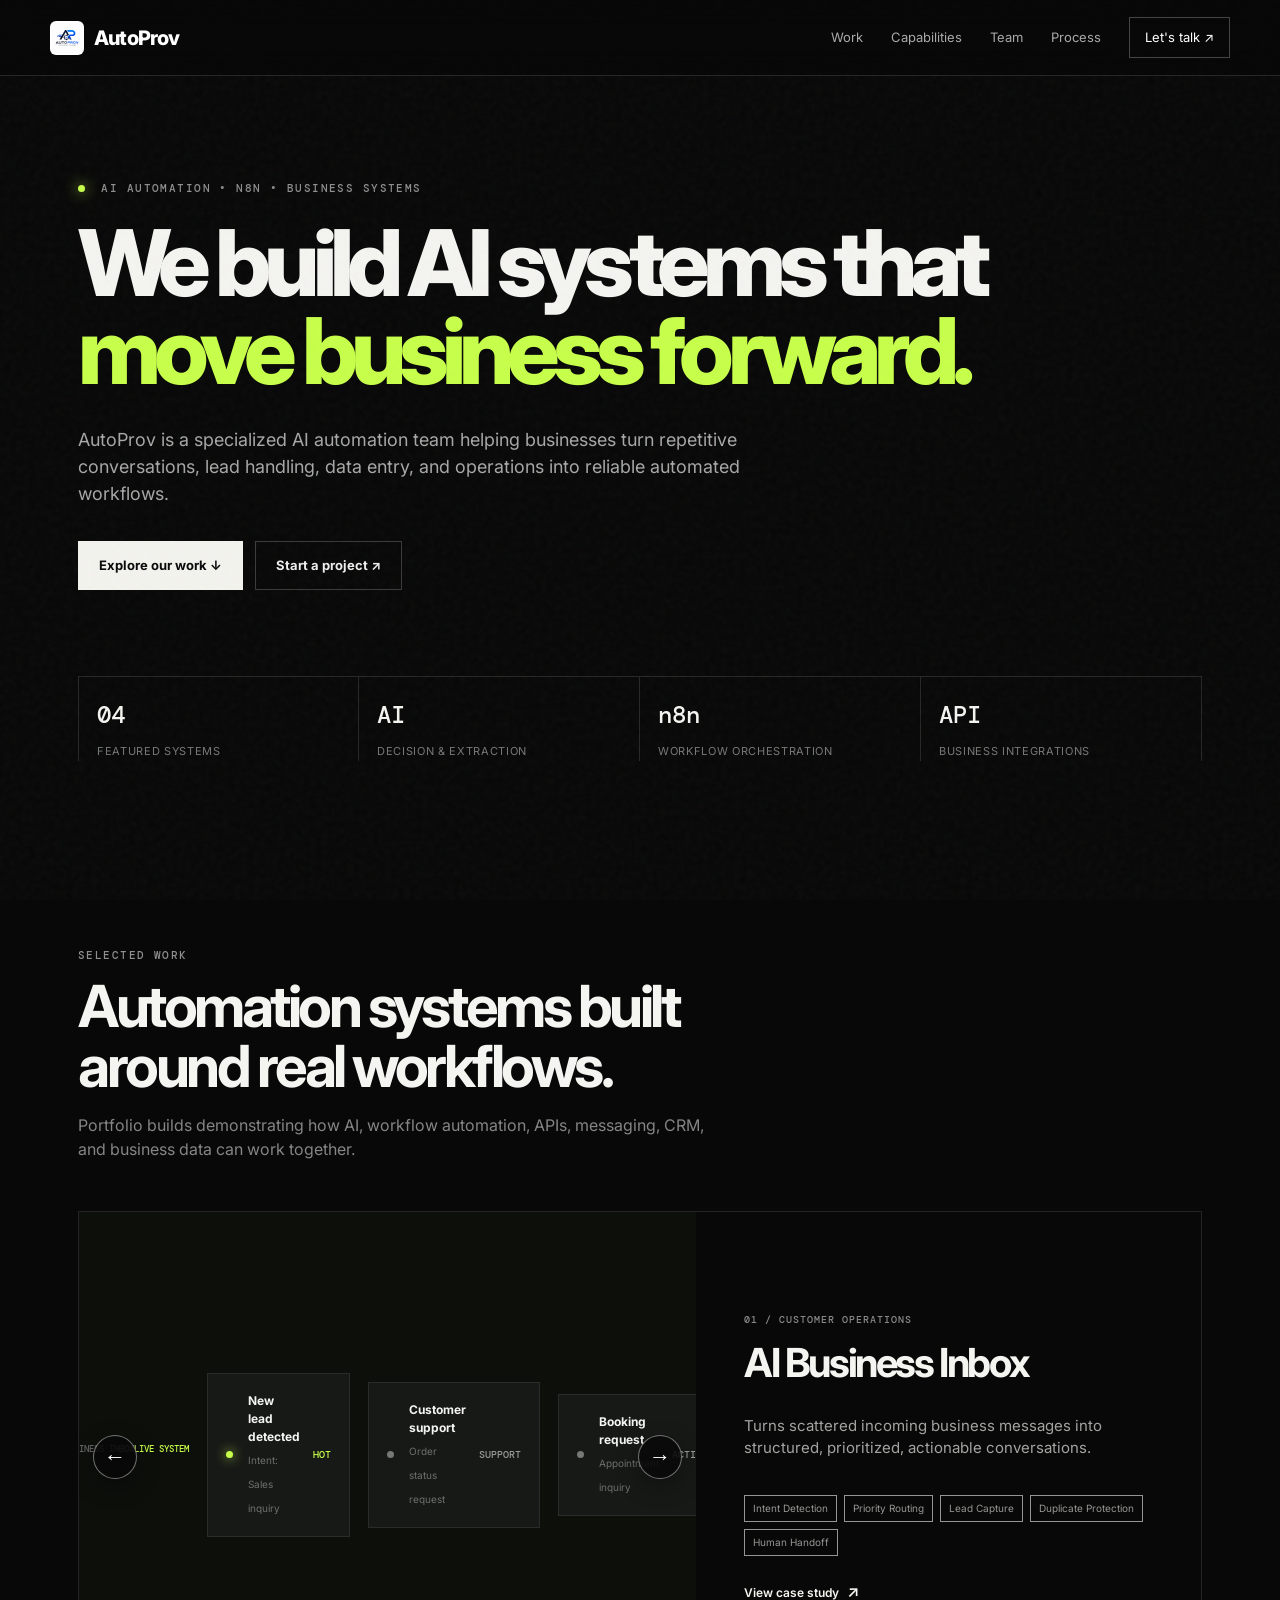
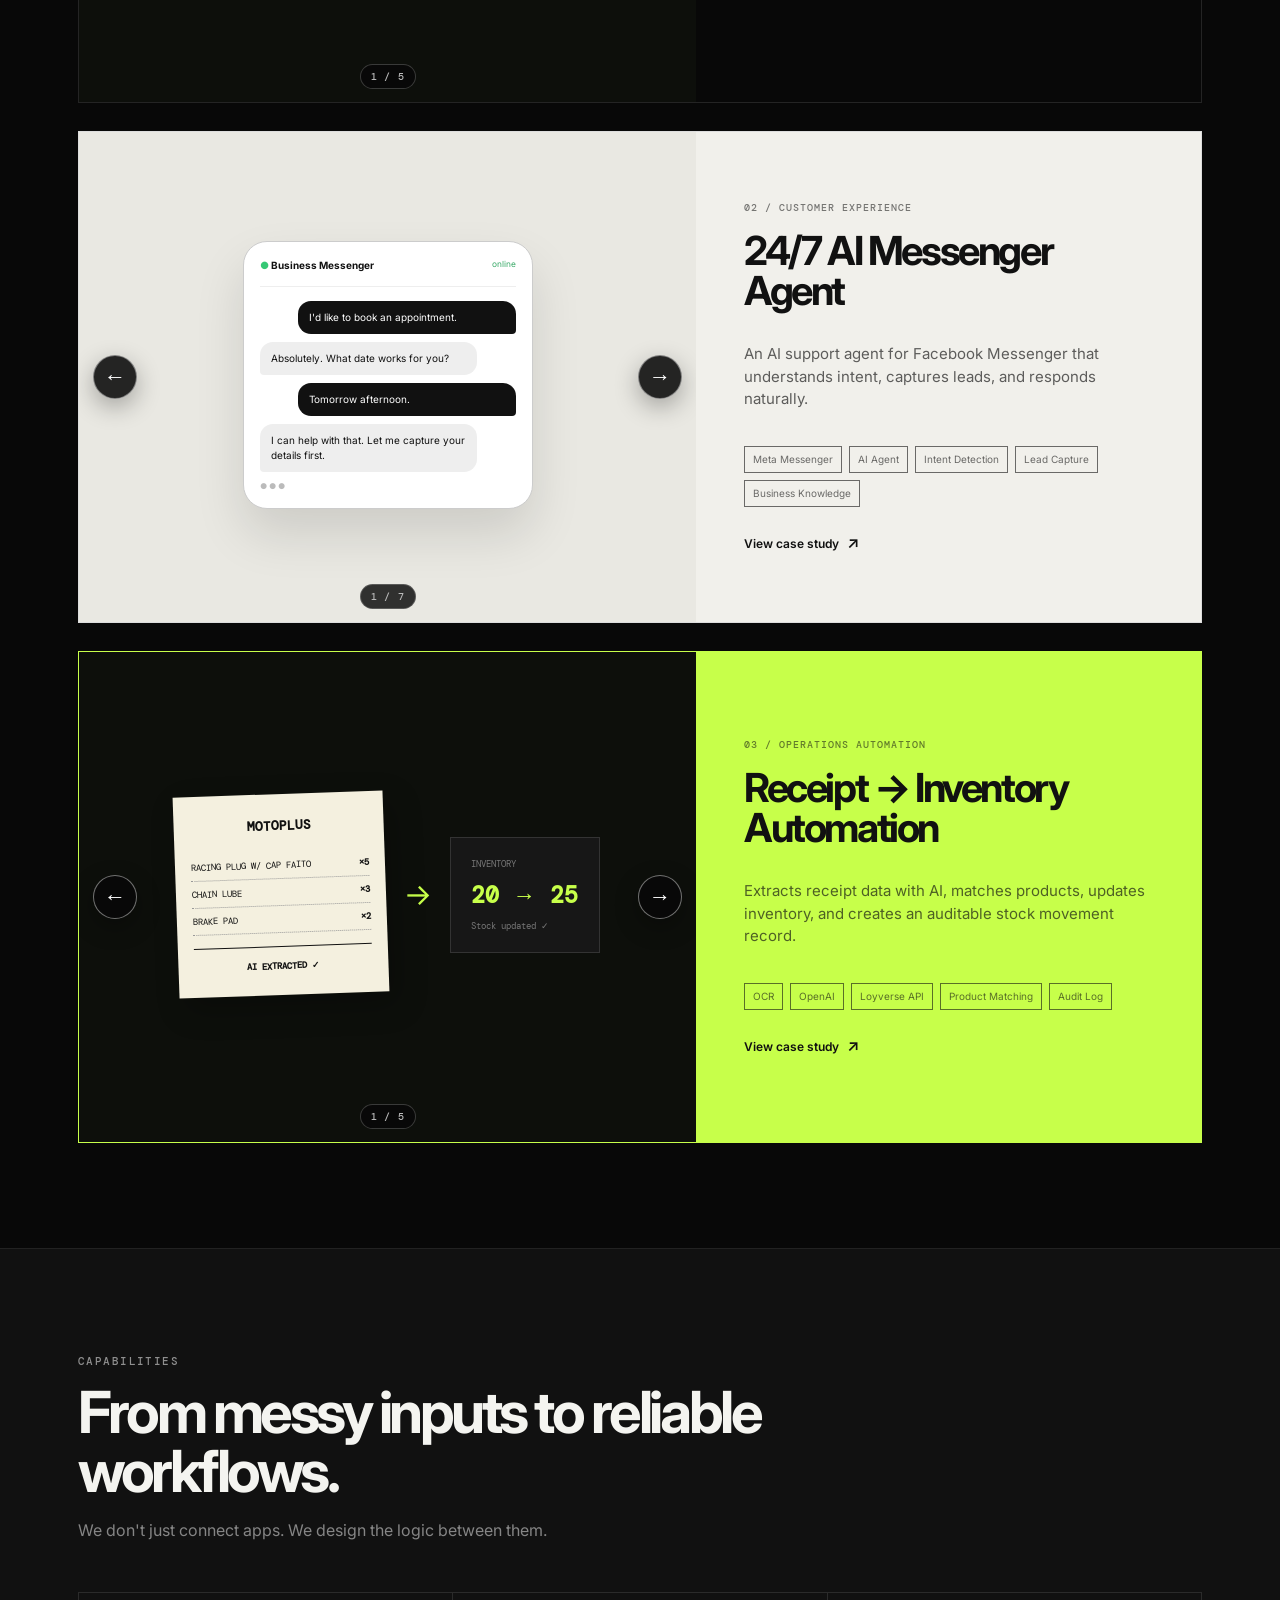
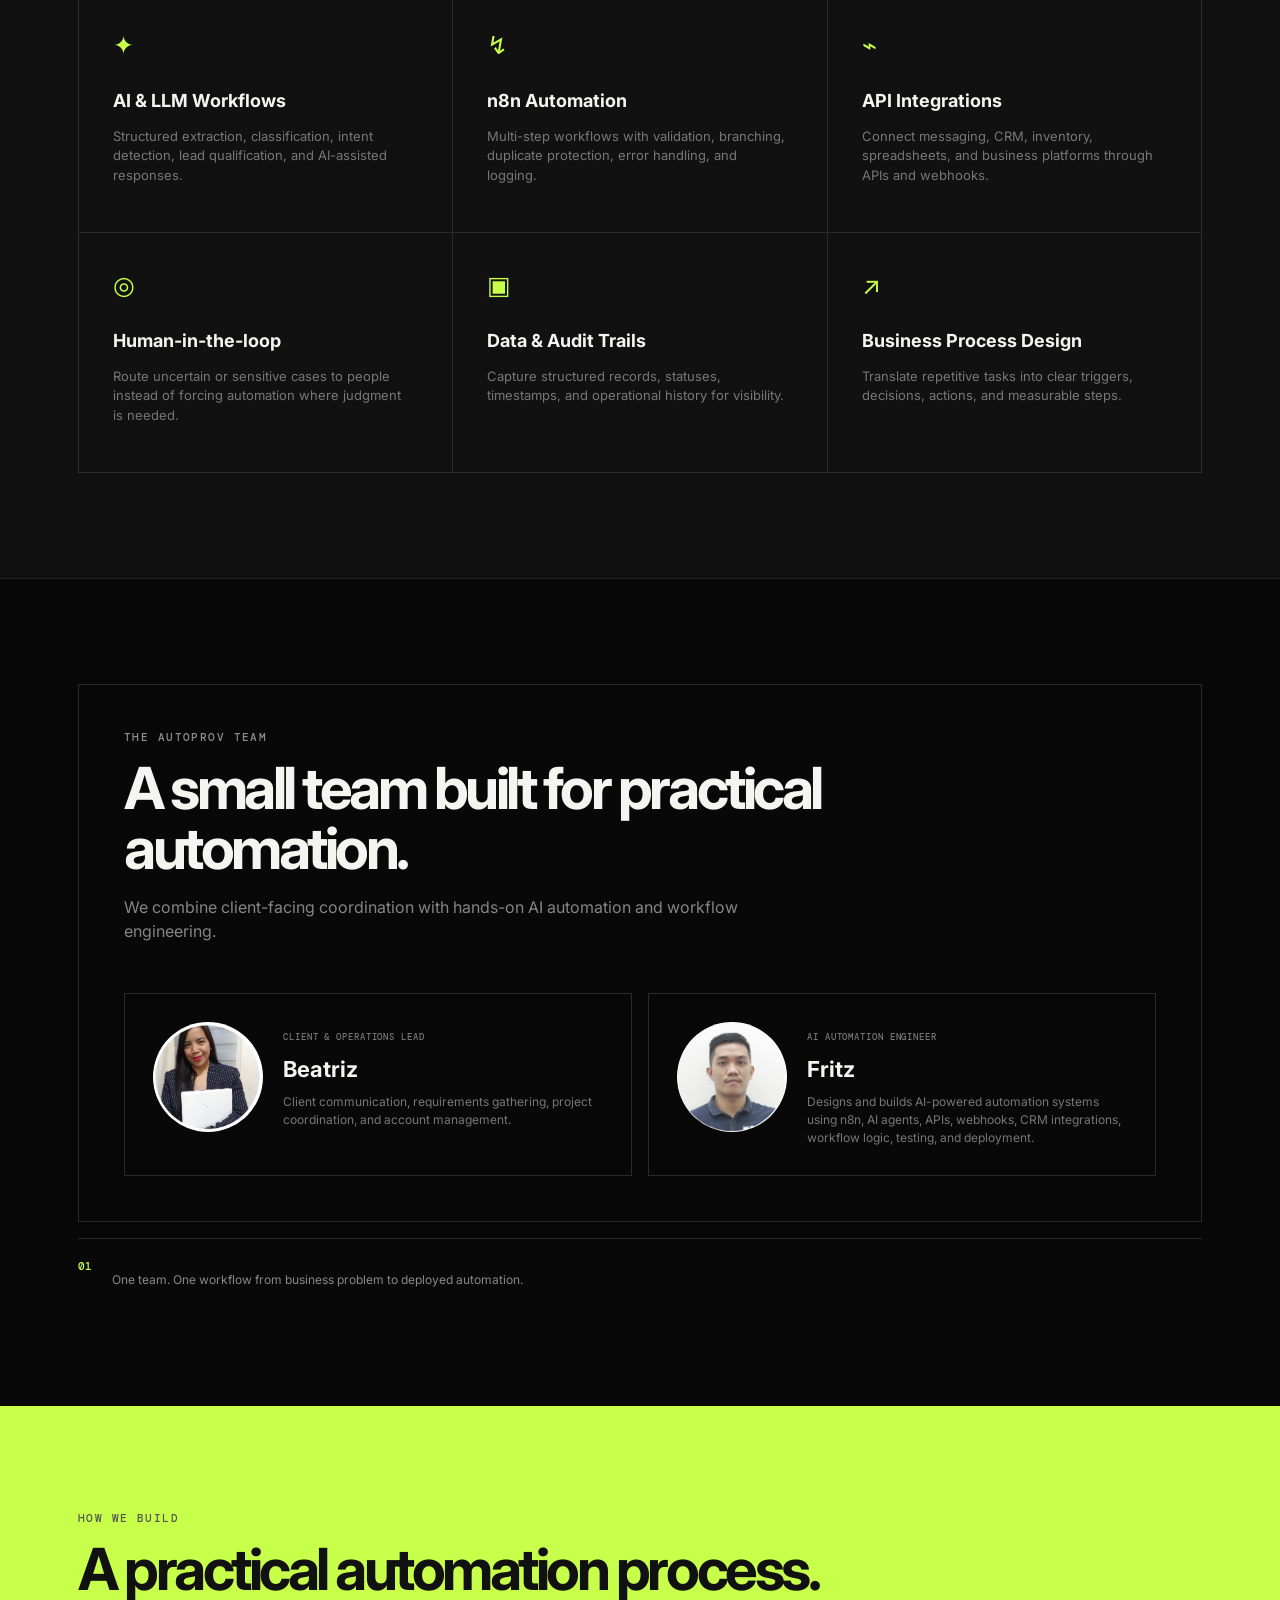
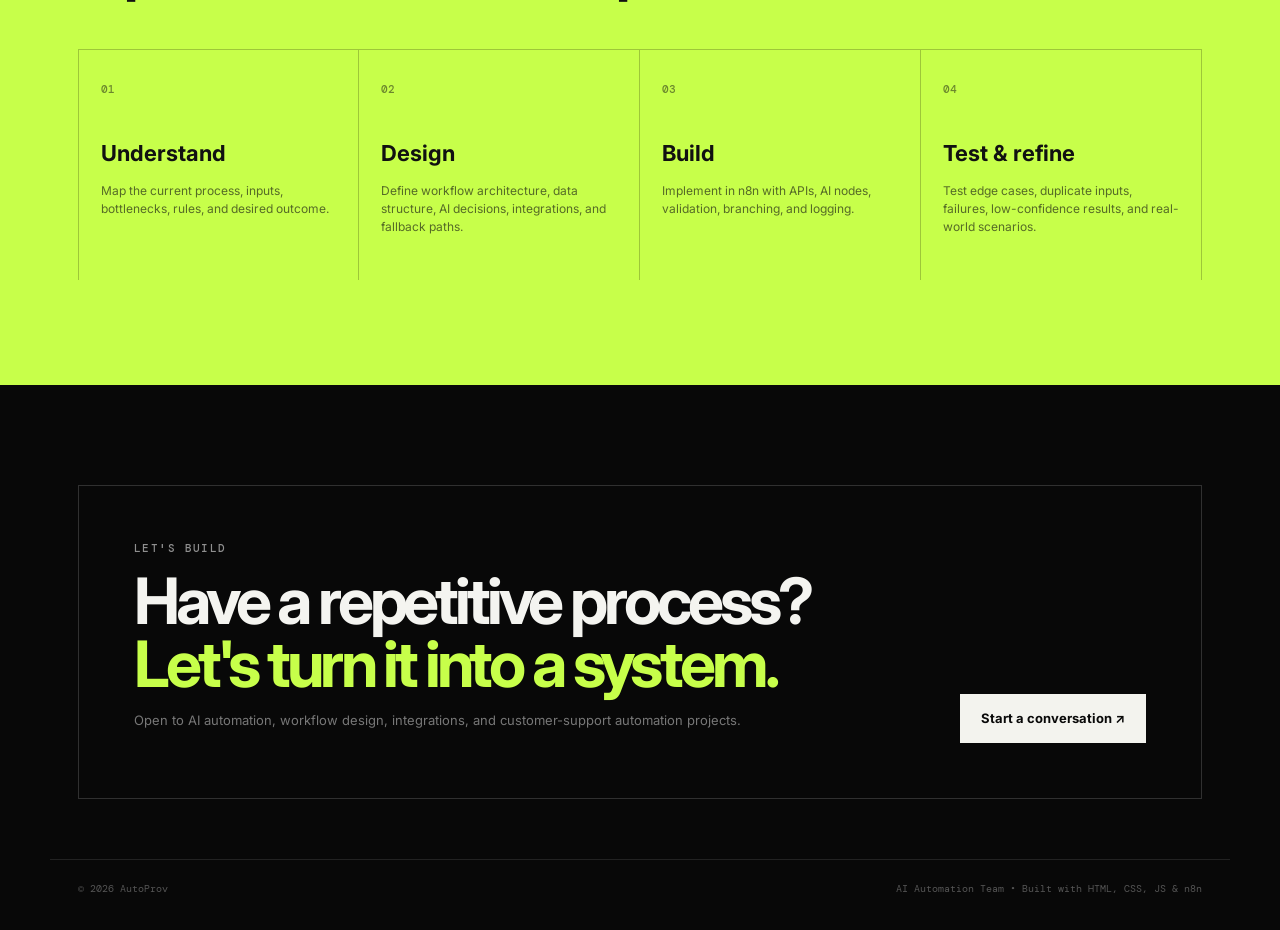
<file: index.html>
<!DOCTYPE html>
<html lang="en">
<head>
  <meta charset="UTF-8">
  <meta name="viewport" content="width=device-width, initial-scale=1.0">
  <meta name="description" content="AutoProv — AI automation team building customer support, lead management, CRM and business process automation systems.">
  <meta name="theme-color" content="#0a0a0a">
  <title>AutoProv — AI Automation Team</title>
  <link rel="preconnect" href="https://fonts.googleapis.com">
  <link rel="preconnect" href="https://fonts.gstatic.com" crossorigin>
  <link href="https://fonts.googleapis.com/css2?family=DM+Mono:wght@400;500&family=Inter:wght@400;500;600;700;800&display=swap" rel="stylesheet">
  <link rel="stylesheet" href="style.css">
</head>
<body>
  <div class="noise"></div>
  <header class="nav">
    <a class="brand" href="#top"><img src="autoprov-logo.png" alt="AutoProv logo"><span>AutoProv</span></a>
    <nav>
      <a href="#work">Work</a>
      <a href="#services">Capabilities</a>
      <a href="#team">Team</a>
      <a href="#process">Process</a>
      <a class="nav-cta" href="#contact">Let's talk ↗</a>
    </nav>
    <button class="menu" aria-label="Open menu">☰</button>
  </header>

  <main id="top">
    <section class="hero container">
      <div class="eyebrow"><span class="pulse"></span> AI AUTOMATION • N8N • BUSINESS SYSTEMS</div>
      <h1>We build AI systems that<br><em>move business forward.</em></h1>
      <p class="hero-copy">AutoProv is a specialized AI automation team helping businesses turn repetitive conversations, lead handling, data entry, and operations into reliable automated workflows.</p>
      <div class="hero-actions">
        <a class="btn btn-primary" href="#work">Explore our work ↓</a>
        <a class="btn btn-ghost" href="#contact">Start a project ↗</a>
      </div>
      <div class="hero-grid">
        <div><strong>04</strong><span>Featured systems</span></div>
        <div><strong>AI</strong><span>Decision & extraction</span></div>
        <div><strong>n8n</strong><span>Workflow orchestration</span></div>
        <div><strong>API</strong><span>Business integrations</span></div>
      </div>
    </section>

    <section id="work" class="section container">
      <div class="section-head">
        <div class="eyebrow">SELECTED WORK</div>
        <h2>Automation systems built around real workflows.</h2>
        <p>Portfolio builds demonstrating how AI, workflow automation, APIs, messaging, CRM, and business data can work together.</p>
      </div>

      <div class="work-list">
        <article class="project project-dark">
          <div class="project-visual inbox-visual portfolio-carousel" data-carousel>
            <div class="carousel-viewport">
              <div class="carousel-slide is-active">
                <div class="visual-top"><span>AI BUSINESS INBOX</span><span class="status">LIVE SYSTEM</span></div>
                <div class="inbox-card hot"><span class="dot"></span><div><b>New lead detected</b><small>Intent: Sales inquiry</small></div><strong>HOT</strong></div>
                <div class="inbox-card"><span class="dot"></span><div><b>Customer support</b><small>Order status request</small></div><strong>SUPPORT</strong></div>
                <div class="inbox-card"><span class="dot"></span><div><b>Booking request</b><small>Appointment inquiry</small></div><strong>ACTION</strong></div>
              </div>

              <div class="carousel-slide">
                <img src="ai-business-inbox-workflow.png" alt="Actual AI Business Inbox n8n workflow overview" loading="lazy">
              </div>

              <div class="carousel-slide">
                <img src="ai-business-inbox-duplicate-protection.png" alt="Actual Duplicate Message Check configuration in n8n" loading="lazy">
              </div>

              <div class="carousel-slide">
                <img src="ai-business-inbox-ai-agent.png" alt="Actual AutoProv AI Support Agent and Lead Capture workflow" loading="lazy">
              </div>

              <div class="carousel-slide">
                <img src="ai-business-inbox-messenger-result.png" alt="Actual Messenger customer support response" loading="lazy">
              </div>
            </div>

            <button class="carousel-arrow carousel-prev" type="button" aria-label="Previous project image">←</button>
            <button class="carousel-arrow carousel-next" type="button" aria-label="Next project image">→</button>
            <div class="carousel-counter" aria-live="polite">1 / 5</div>
          </div>
          <div class="project-info">
            <span class="tag">01 / CUSTOMER OPERATIONS</span>
            <h3>AI Business Inbox</h3>
            <p>Turns scattered incoming business messages into structured, prioritized, actionable conversations.</p>
            <div class="chips"><span>Intent Detection</span><span>Priority Routing</span><span>Lead Capture</span><span>Duplicate Protection</span><span>Human Handoff</span></div>
            <button class="case-btn" data-modal="inbox">View case study <span>↗</span></button>
          </div>
        </article>

        <article class="project project-light">
          <div class="project-visual messenger-visual portfolio-carousel" data-carousel>
            <div class="carousel-viewport">
              <div class="carousel-slide is-active">
                <div class="phone">
                  <div class="phone-head"><span>●</span> Business Messenger <small>online</small></div>
                  <div class="bubble user">I'd like to book an appointment.</div>
                  <div class="bubble ai">Absolutely. What date works for you?</div>
                  <div class="bubble user">Tomorrow afternoon.</div>
                  <div class="bubble ai">I can help with that. Let me capture your details first.</div>
                  <div class="typing">● ● ●</div>
                </div>
              </div>

              <div class="carousel-slide"><img src="messenger-01-workflow.png" alt="Actual AutoProv Facebook Messenger automation workflow" loading="lazy"></div>
              <div class="carousel-slide"><img src="messenger-02-ai-agent.png" alt="Actual AutoProv AI Support Agent workflow" loading="lazy"></div>
              <div class="carousel-slide"><img src="messenger-03-business-knowledge.png" alt="Actual Business Knowledge configuration" loading="lazy"></div>
              <div class="carousel-slide"><img src="messenger-04-intent-detection.png" alt="Actual Intent Detection node" loading="lazy"></div>
              <div class="carousel-slide"><img src="messenger-05-lead-capture.png" alt="Actual Lead Capture and Google Sheets logging workflow" loading="lazy"></div>
              <div class="carousel-slide"><img src="messenger-06-lead-log.png" alt="Actual Lead Log Google Sheets result" loading="lazy"></div>
            </div>
            <button class="carousel-arrow carousel-prev" type="button" aria-label="Previous project image">←</button>
            <button class="carousel-arrow carousel-next" type="button" aria-label="Next project image">→</button>
            <div class="carousel-counter" aria-live="polite">1 / 7</div>
          </div>
          <div class="project-info">
            <span class="tag">02 / CUSTOMER EXPERIENCE</span>
            <h3>24/7 AI Messenger Agent</h3>
            <p>An AI support agent for Facebook Messenger that understands intent, captures leads, and responds naturally.</p>
            <div class="chips"><span>Meta Messenger</span><span>AI Agent</span><span>Intent Detection</span><span>Lead Capture</span><span>Business Knowledge</span></div>
            <button class="case-btn" data-modal="messenger">View case study <span>↗</span></button>
          </div>
        </article>

        <article class="project project-accent">
          <div class="project-visual receipt-visual portfolio-carousel" data-carousel>
            <div class="carousel-viewport">
              <div class="carousel-slide is-active">
                <div class="receipt"><div class="receipt-brand">MOTOPLUS</div><div class="receipt-line">RACING PLUG W/ CAP FAITO <b>×5</b></div><div class="receipt-line">CHAIN LUBE <b>×3</b></div><div class="receipt-line">BRAKE PAD <b>×2</b></div><hr><div class="receipt-total">AI EXTRACTED ✓</div></div>
                <div class="flow-arrow">→</div>
                <div class="stock-card"><span>INVENTORY</span><strong>20 → 25</strong><small>Stock updated ✓</small></div>
              </div>

              <div class="carousel-slide"><img src="receipt-01-workflow.jpg" alt="Actual Receipt to Inventory n8n workflow" loading="lazy"></div>
              <div class="carousel-slide"><img src="receipt-02-extraction.jpg" alt="Actual receipt extraction and AI processing result" loading="lazy"></div>
              <div class="carousel-slide"><img src="receipt-03-inventory-update.jpg" alt="Actual Loyverse inventory item list" loading="lazy"></div>
              <div class="carousel-slide"><img src="receipt-04-inventory-audit.jpg" alt="Actual Receipt Items and inventory audit data in Google Sheets" loading="lazy"></div>
            </div>
            <button class="carousel-arrow carousel-prev" type="button" aria-label="Previous project image">←</button>
            <button class="carousel-arrow carousel-next" type="button" aria-label="Next project image">→</button>
            <div class="carousel-counter" aria-live="polite">1 / 5</div>
          </div>
          <div class="project-info">
            <span class="tag">03 / OPERATIONS AUTOMATION</span>
            <h3>Receipt → Inventory Automation</h3>
            <p>Extracts receipt data with AI, matches products, updates inventory, and creates an auditable stock movement record.</p>
            <div class="chips"><span>OCR</span><span>OpenAI</span><span>Loyverse API</span><span>Product Matching</span><span>Audit Log</span></div>
            <button class="case-btn" data-modal="inventory">View case study <span>↗</span></button>
          </div>
        </article>

        
      </div>
    </section>

    <section id="services" class="section capabilities">
      <div class="container">
        <div class="section-head">
          <div class="eyebrow">CAPABILITIES</div>
          <h2>From messy inputs to reliable workflows.</h2>
          <p>We don't just connect apps. We design the logic between them.</p>
        </div>
        <div class="cap-grid">
          <div class="cap"><span>✦</span><h3>AI & LLM Workflows</h3><p>Structured extraction, classification, intent detection, lead qualification, and AI-assisted responses.</p></div>
          <div class="cap"><span>↯</span><h3>n8n Automation</h3><p>Multi-step workflows with validation, branching, duplicate protection, error handling, and logging.</p></div>
          <div class="cap"><span>⌁</span><h3>API Integrations</h3><p>Connect messaging, CRM, inventory, spreadsheets, and business platforms through APIs and webhooks.</p></div>
          <div class="cap"><span>◎</span><h3>Human-in-the-loop</h3><p>Route uncertain or sensitive cases to people instead of forcing automation where judgment is needed.</p></div>
          <div class="cap"><span>▣</span><h3>Data & Audit Trails</h3><p>Capture structured records, statuses, timestamps, and operational history for visibility.</p></div>
          <div class="cap"><span>↗</span><h3>Business Process Design</h3><p>Translate repetitive tasks into clear triggers, decisions, actions, and measurable steps.</p></div>
        </div>
      </div>
    </section>

    <section id="team" class="section container">
      <div class="team-wrap">
        <div class="section-head">
          <div class="eyebrow">THE AUTOPROV TEAM</div>
          <h2>A small team built for practical automation.</h2>
          <p>We combine client-facing coordination with hands-on AI automation and workflow engineering.</p>
        </div>
        <div class="team-grid">
  <div class="person">
    <img class="person-photo" src="bea-profile.png" alt="Beatriz — Client and Operations Lead">
    <div>
      <span class="role">CLIENT & OPERATIONS LEAD</span>
      <h3>Beatriz</h3>
      <p>Client communication, requirements gathering, project coordination, and account management.</p>
    </div>
  </div>

  <div class="person">
    <img class="person-photo" src="fritz-profile.png" alt="Fritz — AI Automation Engineer">
    <div>
      <span class="role">AI AUTOMATION ENGINEER</span>
      <h3>Fritz</h3>
      <p>Designs and builds AI-powered automation systems using n8n, AI agents, APIs, webhooks, CRM integrations, workflow logic, testing, and deployment.</p>
    </div>
  </div>
</div>
        </div>
        <div class="team-note"><span>01</span><p>One team. One workflow from business problem to deployed automation.</p></div>
      </div>
    </section>

    <section id="process" class="section process-section">
      <div class="container">
        <div class="section-head">
          <div class="eyebrow">HOW WE BUILD</div>
          <h2>A practical automation process.</h2>
        </div>
        <div class="process-grid">
          <div class="step"><span>01</span><h3>Understand</h3><p>Map the current process, inputs, bottlenecks, rules, and desired outcome.</p></div>
          <div class="step"><span>02</span><h3>Design</h3><p>Define workflow architecture, data structure, AI decisions, integrations, and fallback paths.</p></div>
          <div class="step"><span>03</span><h3>Build</h3><p>Implement in n8n with APIs, AI nodes, validation, branching, and logging.</p></div>
          <div class="step"><span>04</span><h3>Test & refine</h3><p>Test edge cases, duplicate inputs, failures, low-confidence results, and real-world scenarios.</p></div>
        </div>
      </div>
    </section>

    <section id="contact" class="contact container">
      <div class="contact-card">
        <div>
          <div class="eyebrow">LET'S BUILD</div>
          <h2>Have a repetitive process?<br><em>Let's turn it into a system.</em></h2>
          <p>Open to AI automation, workflow design, integrations, and customer-support automation projects.</p>
        </div>
        <a class="btn btn-primary" href="mailto:hello@autoprov.dev?subject=Automation%20Project%20Inquiry">Start a conversation ↗</a>
      </div>
    </section>
  </main>

  <footer class="footer container"><span>© 2026 AutoProv</span><span>AI Automation Team • Built with HTML, CSS, JS & n8n</span></footer>

  <div class="modal" id="modal" aria-hidden="true">
    <div class="modal-backdrop"></div>
    <div class="modal-box">
      <button class="modal-close" aria-label="Close">×</button>
      <div id="modal-content"></div>
    </div>
  </div>
  <script src="script.js"></script>
</body>
</html>
</file>
<file: style.css>
:root{--bg:#080808;--panel:#111;--paper:#f1f0eb;--ink:#111;--muted:#9a9a9a;--line:#272727;--lime:#c7ff4a;--purple:#c9b7ff;--max:1180px}
*{box-sizing:border-box}html{scroll-behavior:smooth}body{margin:0;background:var(--bg);color:#f4f4f0;font-family:Inter,Arial,sans-serif;line-height:1.5}.noise{position:fixed;inset:0;pointer-events:none;opacity:.035;background-image:url("data:image/svg+xml,%3Csvg viewBox='0 0 180 180' xmlns='http://www.w3.org/2000/svg'%3E%3Cfilter id='n'%3E%3CfeTurbulence type='fractalNoise' baseFrequency='.8' numOctaves='3' stitchTiles='stitch'/%3E%3C/filter%3E%3Crect width='100%25' height='100%25' filter='url(%23n)'/%3E%3C/svg%3E");z-index:10}.container{max-width:var(--max);margin:auto;padding-left:28px;padding-right:28px}.nav{height:76px;border-bottom:1px solid var(--line);display:flex;align-items:center;justify-content:space-between;padding:0 max(28px,calc((100vw - 1180px)/2));position:sticky;top:0;background:rgba(8,8,8,.9);backdrop-filter:blur(16px);z-index:20}.brand{display:flex;align-items:center;gap:10px;color:#fff;text-decoration:none;font-weight:800;letter-spacing:-.04em;font-size:20px}.brand-mark{width:29px;height:29px;border:1px solid #555;display:grid;place-items:center;font-family:"DM Mono";font-size:14px}.nav nav{display:flex;gap:28px;align-items:center}.nav nav a{color:#aaa;text-decoration:none;font-size:13px}.nav nav a:hover{color:#fff}.nav .nav-cta{border:1px solid #444;padding:10px 15px;color:#fff}.menu{display:none;background:none;border:0;color:#fff;font-size:24px}
.hero{padding-top:105px;padding-bottom:82px}.eyebrow{font:500 11px "DM Mono",monospace;letter-spacing:.13em;color:#8f8f8f}.pulse{display:inline-block;width:7px;height:7px;background:var(--lime);border-radius:50%;margin-right:8px;box-shadow:0 0 14px var(--lime)}h1{font-size:clamp(50px,7.2vw,92px);line-height:.96;letter-spacing:-.075em;max-width:1000px;margin:24px 0 30px;font-weight:800}h1 em,h2 em{font-style:normal;color:var(--lime)}.hero-copy{max-width:690px;color:#a7a7a7;font-size:18px}.hero-actions{display:flex;gap:12px;margin-top:34px}.btn{display:inline-flex;align-items:center;justify-content:center;padding:14px 20px;text-decoration:none;font-size:13px;font-weight:700;border:1px solid #3a3a3a}.btn-primary{background:#f3f3ee;color:#090909;border-color:#f3f3ee}.btn-primary:hover{background:var(--lime);border-color:var(--lime)}.btn-ghost{color:#eee}.hero-grid{display:grid;grid-template-columns:repeat(4,1fr);border-top:1px solid var(--line);margin-top:86px}.hero-grid div{padding:22px 18px 0;border-right:1px solid var(--line)}.hero-grid div:first-child{border-left:1px solid var(--line)}.hero-grid strong{display:block;font:500 24px "DM Mono";margin-bottom:7px}.hero-grid span{color:#777;font-size:11px;text-transform:uppercase;letter-spacing:.06em}
.section{padding-top:105px;padding-bottom:105px}.section-head{max-width:760px;margin-bottom:50px}.section-head h2{font-size:clamp(35px,4.6vw,58px);line-height:1.03;letter-spacing:-.06em;margin:15px 0}.section-head p{color:#858585;max-width:630px}.work-list{display:grid;gap:28px}.project{display:grid;grid-template-columns:1.1fr .9fr;min-height:490px;overflow:hidden;border:1px solid #242424}.project-light{background:var(--paper);color:#111;border-color:#ddd}.project-accent{background:var(--lime);color:#111;border-color:var(--lime)}.project-purple{background:var(--purple);color:#111;border-color:var(--purple)}.project-visual{padding:30px;display:flex;flex-direction:column;justify-content:center;min-height:490px}.project-info{padding:54px 48px;display:flex;flex-direction:column;align-items:flex-start;justify-content:center}.tag{font:500 10px "DM Mono";letter-spacing:.1em;opacity:.55}.project-info h3{font-size:40px;line-height:1;letter-spacing:-.06em;margin:17px 0}.project-info p{max-width:470px;color:inherit;opacity:.66;font-size:15px}.chips{display:flex;flex-wrap:wrap;gap:7px;margin:20px 0 25px}.chips span{border:1px solid currentColor;padding:5px 8px;font-size:10px;opacity:.6}.case-btn{background:none;border:0;padding:0;font:600 12px Inter;cursor:pointer;color:inherit}.case-btn span{font-size:16px;margin-left:5px}
.inbox-visual{background:#0d0f0b;gap:10px}.visual-top{display:flex;justify-content:space-between;font:500 9px "DM Mono";color:#666;margin-bottom:12px}.status{color:var(--lime)}.inbox-card{background:#171917;border:1px solid #292d29;padding:18px;display:grid;grid-template-columns:9px 1fr auto;gap:13px;align-items:center}.inbox-card .dot{width:7px;height:7px;background:#777;border-radius:50%}.inbox-card.hot .dot{background:var(--lime);box-shadow:0 0 12px var(--lime)}.inbox-card b{display:block;font-size:12px}.inbox-card small{color:#6e6e6e;font-size:10px}.inbox-card strong{font:500 10px "DM Mono";color:#999}.inbox-card.hot strong{color:var(--lime)}
.messenger-visual{background:#e4e3dd;align-items:center}.phone{width:min(290px,90%);background:#fff;border:1px solid #ccc;border-radius:24px;padding:16px;box-shadow:0 25px 50px rgba(0,0,0,.12)}.phone-head{font-size:10px;font-weight:700;border-bottom:1px solid #eee;padding-bottom:13px;margin-bottom:14px}.phone-head span{color:#36c875}.phone-head small{float:right;color:#38a967;font-weight:400}.bubble{max-width:85%;padding:9px 11px;border-radius:13px;font-size:10px;margin:8px 0}.bubble.user{margin-left:auto;background:#111;color:#fff;border-bottom-right-radius:4px}.bubble.ai{background:#eee;color:#111;border-bottom-left-radius:4px}.typing{color:#bbb;font-size:8px;margin-top:7px}.receipt-visual{background:#0d0d0b;flex-direction:row;align-items:center;gap:25px}.receipt{width:210px;background:#f4f0df;color:#111;padding:23px 16px;transform:rotate(-2deg);font:9px "DM Mono";box-shadow:8px 12px 30px rgba(0,0,0,.25)}.receipt-brand{font-weight:700;font-size:13px;text-align:center;margin-bottom:18px}.receipt-line{padding:7px 0;border-bottom:1px dotted #999}.receipt-line b{float:right}.receipt hr{border:0;border-top:1px solid #111;margin:13px 0}.receipt-total{text-align:center;font-weight:700}.flow-arrow{font-size:30px;color:var(--lime)}.stock-card{background:#171717;color:#fff;border:1px solid #333;padding:20px;width:150px}.stock-card span,.stock-card small{display:block;color:#777;font:9px "DM Mono"}.stock-card strong{display:block;font:600 23px "DM Mono";color:var(--lime);margin:10px 0}.lead-visual{background:#111;display:grid;grid-template-columns:1fr 1.3fr;gap:14px;align-content:center}.lead-score{border:1px solid #333;padding:22px}.lead-score small,.lead-score span{display:block;font:9px "DM Mono";color:#888}.lead-score strong{display:block;font:700 60px "DM Mono";color:#c9b7ff;line-height:1;margin:12px 0}.lead-pipeline{grid-column:1/-1;border:1px solid #333;padding:15px;display:flex;align-items:center;justify-content:space-between;font:9px "DM Mono";color:#aaa}.lead-pipeline i{color:#c9b7ff;font-style:normal}.lead-data{border:1px solid #333;padding:16px;display:grid;grid-template-columns:1fr 1fr;gap:8px;font-size:10px}.lead-data b{color:#777}.lead-data span{color:#fff}
.capabilities{background:#111;border-top:1px solid #222;border-bottom:1px solid #222}.cap-grid{display:grid;grid-template-columns:repeat(3,1fr);border-top:1px solid #2b2b2b;border-left:1px solid #2b2b2b}.cap{padding:34px;border-right:1px solid #2b2b2b;border-bottom:1px solid #2b2b2b;min-height:220px}.cap>span{font-size:25px;color:var(--lime)}.cap h3{font-size:18px;margin:22px 0 9px}.cap p{font-size:13px;color:#777;max-width:300px}
.team-wrap{border:1px solid #292929;padding:45px}.team-grid{display:grid;grid-template-columns:1fr 1fr;gap:16px}.person{border:1px solid #292929;padding:28px;display:flex;gap:20px;align-items:flex-start}.avatar{width:58px;height:58px;border:1px solid #555;display:grid;place-items:center;font:500 13px "DM Mono";flex:none}.role{font:500 9px "DM Mono";color:#777;letter-spacing:.1em}.person h3{margin:7px 0;font-size:22px}.person p{color:#777;font-size:12px;margin:0}.team-note{border-top:1px solid #292929;margin-top:16px;padding-top:20px;display:flex;gap:20px;color:#888;font-size:12px}.team-note span{font:500 11px "DM Mono";color:var(--lime)}
.process-section{background:#c7ff4a;color:#111}.process-section .eyebrow{color:#555}.process-grid{display:grid;grid-template-columns:repeat(4,1fr);border-top:1px solid #9dc738}.step{padding:25px 22px;border-right:1px solid #9dc738;min-height:230px}.step:first-child{border-left:1px solid #9dc738}.step>span{font:500 11px "DM Mono";opacity:.5}.step h3{font-size:22px;margin:38px 0 10px}.step p{font-size:12px;opacity:.62}
.contact{padding-top:100px;padding-bottom:60px}.contact-card{border:1px solid #303030;padding:55px;display:flex;justify-content:space-between;align-items:flex-end;gap:30px}.contact-card h2{font-size:clamp(38px,5vw,65px);line-height:.98;letter-spacing:-.065em;margin:15px 0}.contact-card p{color:#777;font-size:13px}.footer{border-top:1px solid #222;padding-top:22px;padding-bottom:35px;display:flex;justify-content:space-between;color:#555;font:10px "DM Mono"}
.modal{position:fixed;inset:0;display:none;align-items:center;justify-content:center;z-index:50;padding:20px}.modal.open{display:flex}.modal-backdrop{position:absolute;inset:0;background:rgba(0,0,0,.82);backdrop-filter:blur(8px)}.modal-box{position:relative;z-index:1;background:#111;border:1px solid #333;max-width:720px;width:100%;padding:45px}.modal-close{position:absolute;right:18px;top:14px;background:none;border:0;color:#aaa;font-size:28px;cursor:pointer}.modal-box .eyebrow{color:#777}.modal-box h2{font-size:38px;letter-spacing:-.05em;margin:12px 0 18px}.modal-box p{color:#999}.modal-box ul{color:#aaa;padding-left:18px}.modal-box li{margin:9px 0;font-size:13px}

@media(max-width:800px){.nav nav{display:none}.menu{display:block}.hero{padding-top:75px}.hero-grid{grid-template-columns:1fr 1fr}.hero-grid div{border-bottom:1px solid var(--line);padding-bottom:20px}.project{grid-template-columns:1fr}.project-visual{min-height:370px}.project-info{padding:38px 28px}.project-info h3{font-size:34px}.cap-grid{grid-template-columns:1fr}.team-grid{grid-template-columns:1fr}.team-wrap{padding:28px}.process-grid{grid-template-columns:1fr 1fr}.step:nth-child(3){border-left:1px solid #9dc738}.contact-card{padding:35px;display:block}.contact-card .btn{margin-top:25px}.footer{display:block}.footer span{display:block;margin:7px 0}.receipt-visual{gap:10px}.receipt{width:165px}.stock-card{width:130px}.lead-visual{grid-template-columns:1fr}.lead-data{grid-column:auto}}
@media(max-width:500px){.container{padding-left:20px;padding-right:20px}h1{font-size:48px}.hero-copy{font-size:16px}.hero-actions{flex-direction:column}.hero-grid{margin-top:55px}.hero-grid strong{font-size:19px}.project-visual{padding:18px}.project-info{padding:30px 20px}.section{padding-top:75px;padding-bottom:75px}.process-grid{grid-template-columns:1fr}.step{border-left:1px solid #9dc738}.contact-card h2{font-size:39px}.receipt-visual{flex-direction:column}.flow-arrow{transform:rotate(90deg)}}
/* AutoProv Team Branding */
header.nav .brand img {
  width: 34px !important;
  height: 34px !important;
  max-width: 34px !important;
  max-height: 34px !important;
  object-fit: contain !important;
  display: block !important;
  flex: 0 0 34px !important;
  padding: 2px !important;
  background: #fff !important;
  border-radius: 6px !important;
}

.team-grid .person > .person-photo {
  width: 110px !important;
  height: 110px !important;
  max-width: 110px !important;
  max-height: 110px !important;
  min-width: 110px !important;
  min-height: 110px !important;
  object-fit: cover !important;
  display: block !important;
  border-radius: 50% !important;
  padding: 0 !important;
  margin: 0 !important;
  flex: 0 0 110px !important;
}

.team-grid .person {
  display: flex !important;
  align-items: flex-start !important;
  gap: 20px !important;
}

@media (max-width: 700px) {
  .team-grid .person > .person-photo {
    width: 85px !important;
    height: 85px !important;
    max-width: 85px !important;
    max-height: 85px !important;
    min-width: 85px !important;
    min-height: 85px !important;
    flex: 0 0 85px !important;
  }
}

/* AutoProv real project-image carousel — stable fixed viewport */
.portfolio-carousel {
  position: relative;
  overflow: hidden;
  min-height: 0 !important;
  height: 490px;
  padding: 0 !important;
  background: #0d0f0b;
  isolation: isolate;
}

.portfolio-carousel .carousel-viewport {
  position: relative;
  width: 100%;
  height: 100%;
  overflow: hidden;
}

.portfolio-carousel .carousel-slide {
  position: absolute !important;
  inset: 0 !important;
  width: 100% !important;
  height: 100% !important;
  padding: 42px 58px 46px !important;
  box-sizing: border-box;
  display: none !important;
  align-items: center;
  justify-content: center;
}

.portfolio-carousel .carousel-slide.is-active {
  display: flex !important;
}

.portfolio-carousel .carousel-slide > img {
  display: block;
  width: auto !important;
  height: auto !important;
  max-width: 100% !important;
  max-height: 100% !important;
  object-fit: contain !important;
  object-position: center;
  border: 1px solid rgba(255,255,255,.12);
  border-radius: 2px;
  background: #0b0b0b;
  box-shadow: 0 16px 40px rgba(0,0,0,.22);
}

/* Keep the original project cover visuals centered. */
.portfolio-carousel .carousel-slide:first-child {
  gap: 18px;
}

.portfolio-carousel .carousel-slide:first-child .visual-top {
  flex: 0 0 auto;
}

.portfolio-carousel .carousel-arrow {
  position: absolute;
  top: 50%;
  transform: translateY(-50%);
  z-index: 30;
  width: 44px;
  height: 44px;
  padding: 0;
  border: 1px solid rgba(255,255,255,.42);
  border-radius: 50%;
  background: rgba(8,8,8,.88);
  color: #fff;
  font-size: 22px;
  line-height: 1;
  cursor: pointer;
  display: grid;
  place-items: center;
  box-shadow: 0 8px 24px rgba(0,0,0,.3);
  transition: background .2s ease, border-color .2s ease, transform .2s ease;
}

.portfolio-carousel .carousel-arrow:hover {
  background: rgba(199,255,74,.18);
  border-color: var(--lime);
  transform: translateY(-50%) scale(1.06);
}

.portfolio-carousel .carousel-prev { left: 14px; }
.portfolio-carousel .carousel-next { right: 14px; }

.portfolio-carousel .carousel-counter {
  position: absolute;
  z-index: 30;
  left: 50%;
  bottom: 13px;
  transform: translateX(-50%);
  padding: 5px 10px;
  border: 1px solid rgba(255,255,255,.2);
  border-radius: 999px;
  background: rgba(8,8,8,.82);
  color: #bbb;
  font: 500 10px "DM Mono", monospace;
  letter-spacing: .08em;
  pointer-events: none;
}

.portfolio-carousel .carousel-arrow[hidden],
.portfolio-carousel .carousel-counter[hidden] {
  display: none !important;
}

.project-light .portfolio-carousel {
  background: #e9e8e2;
}

.project-accent .portfolio-carousel {
  background: #0d0f0b;
}

@media (max-width: 800px) {
  .portfolio-carousel {
    height: 370px;
  }

  .portfolio-carousel .carousel-slide {
    padding: 30px 48px 40px !important;
  }

  .portfolio-carousel .carousel-arrow {
    width: 38px;
    height: 38px;
    font-size: 19px;
  }

  .portfolio-carousel .carousel-prev { left: 9px; }
  .portfolio-carousel .carousel-next { right: 9px; }
}

@media (max-width: 500px) {
  .portfolio-carousel {
    height: 340px;
  }

  .portfolio-carousel .carousel-slide {
    padding: 24px 42px 38px !important;
  }
}
</file>
